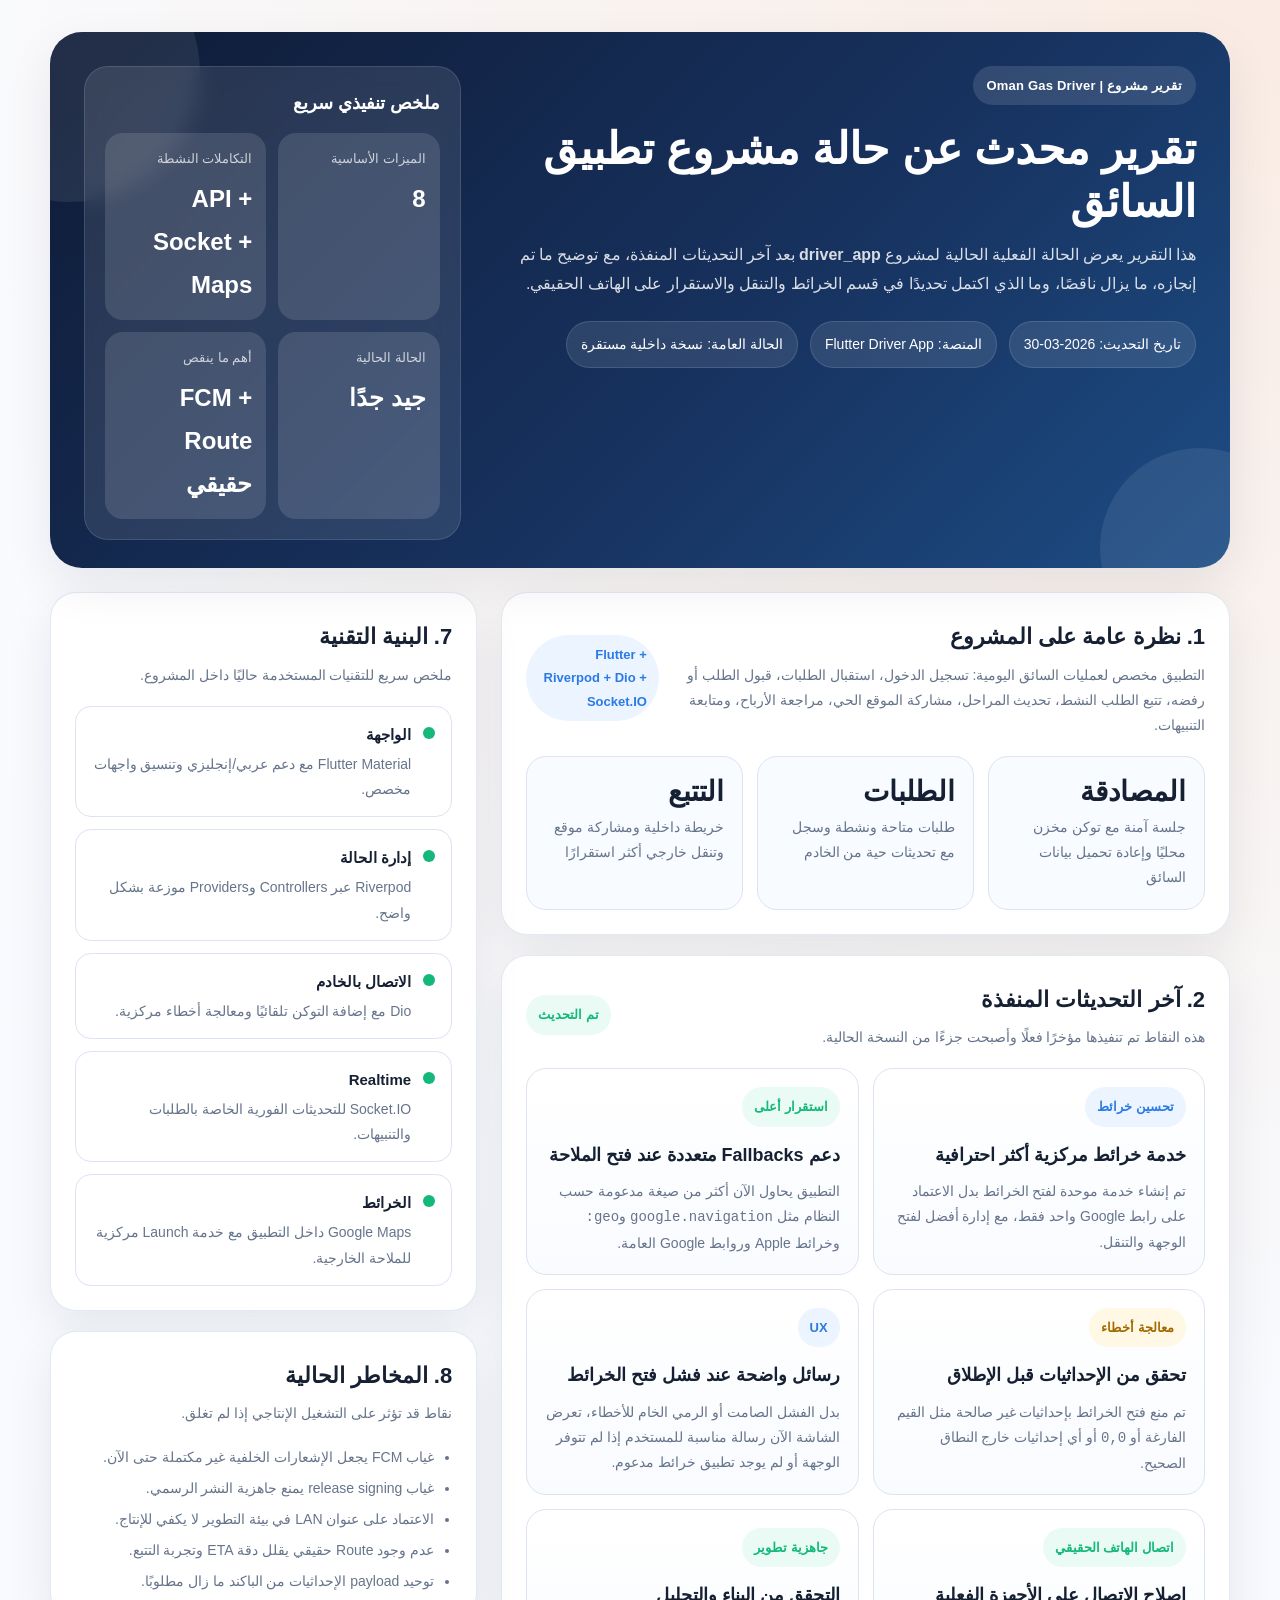
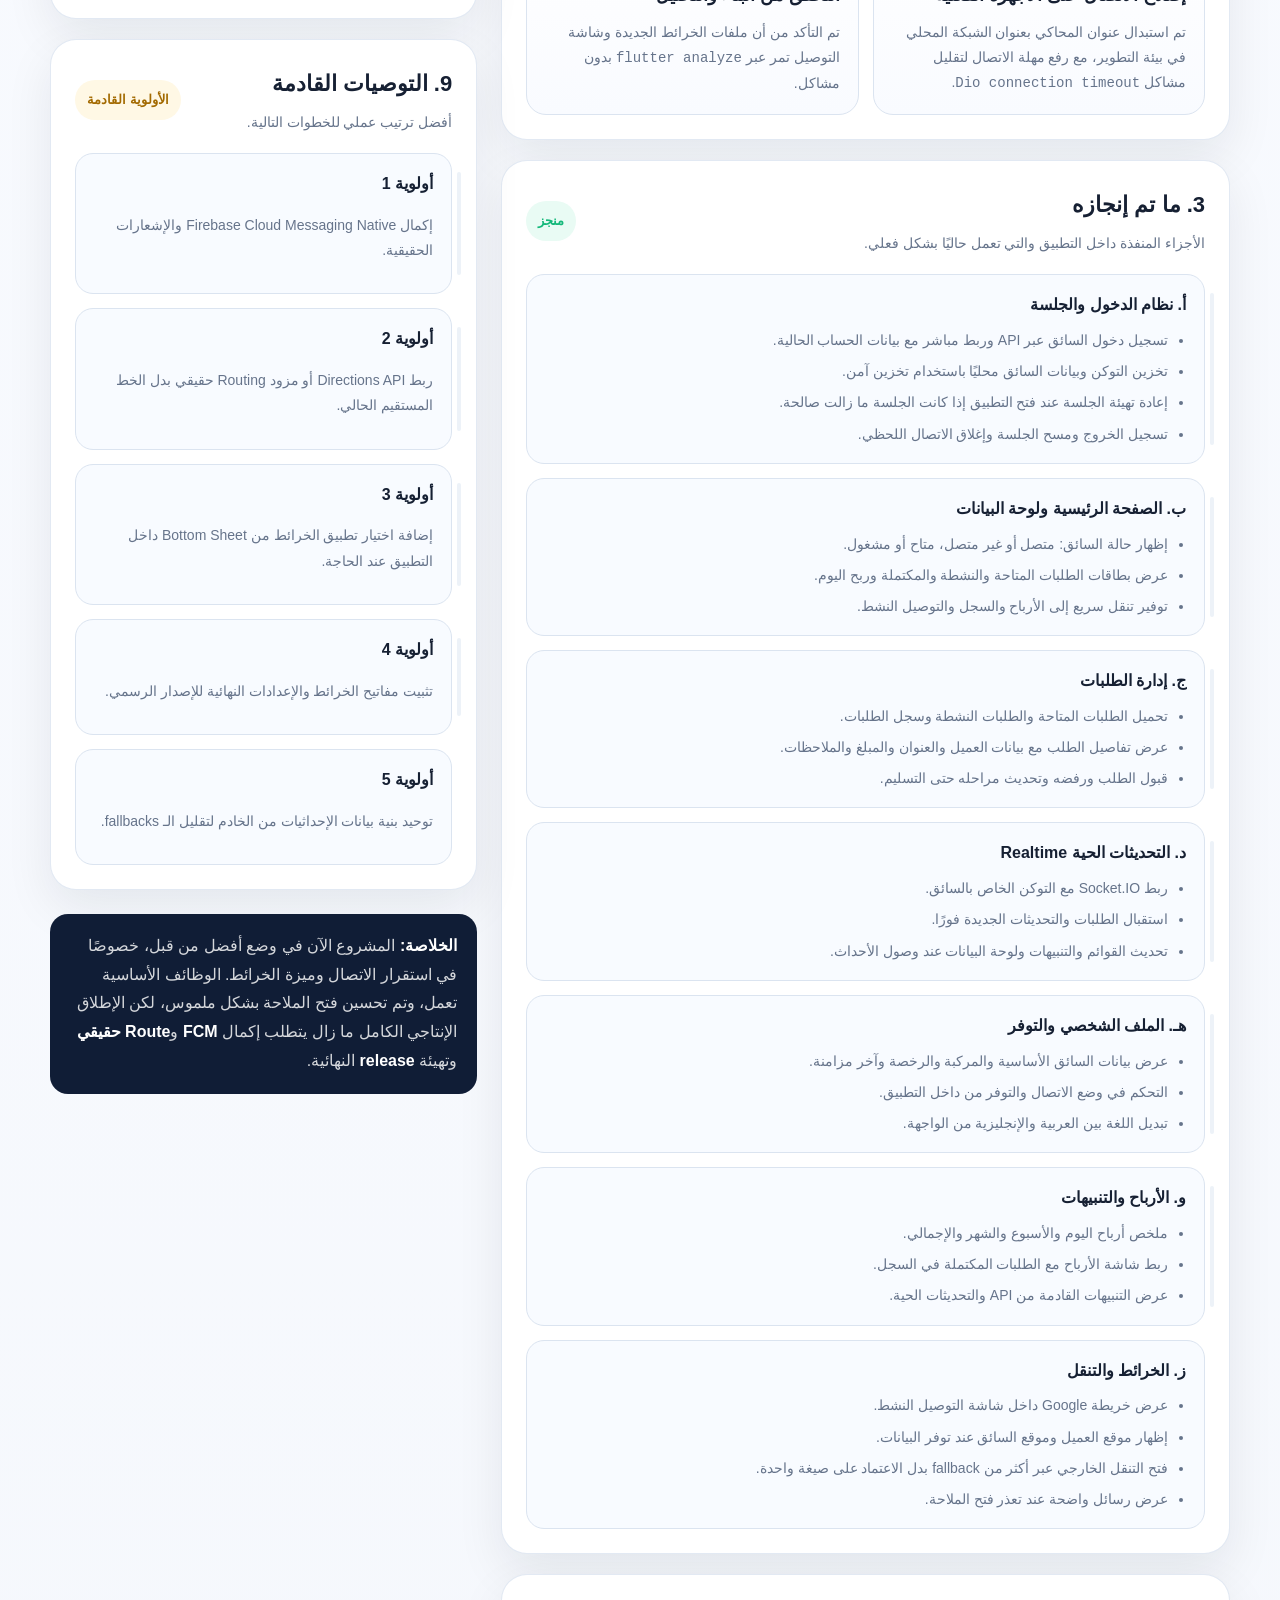
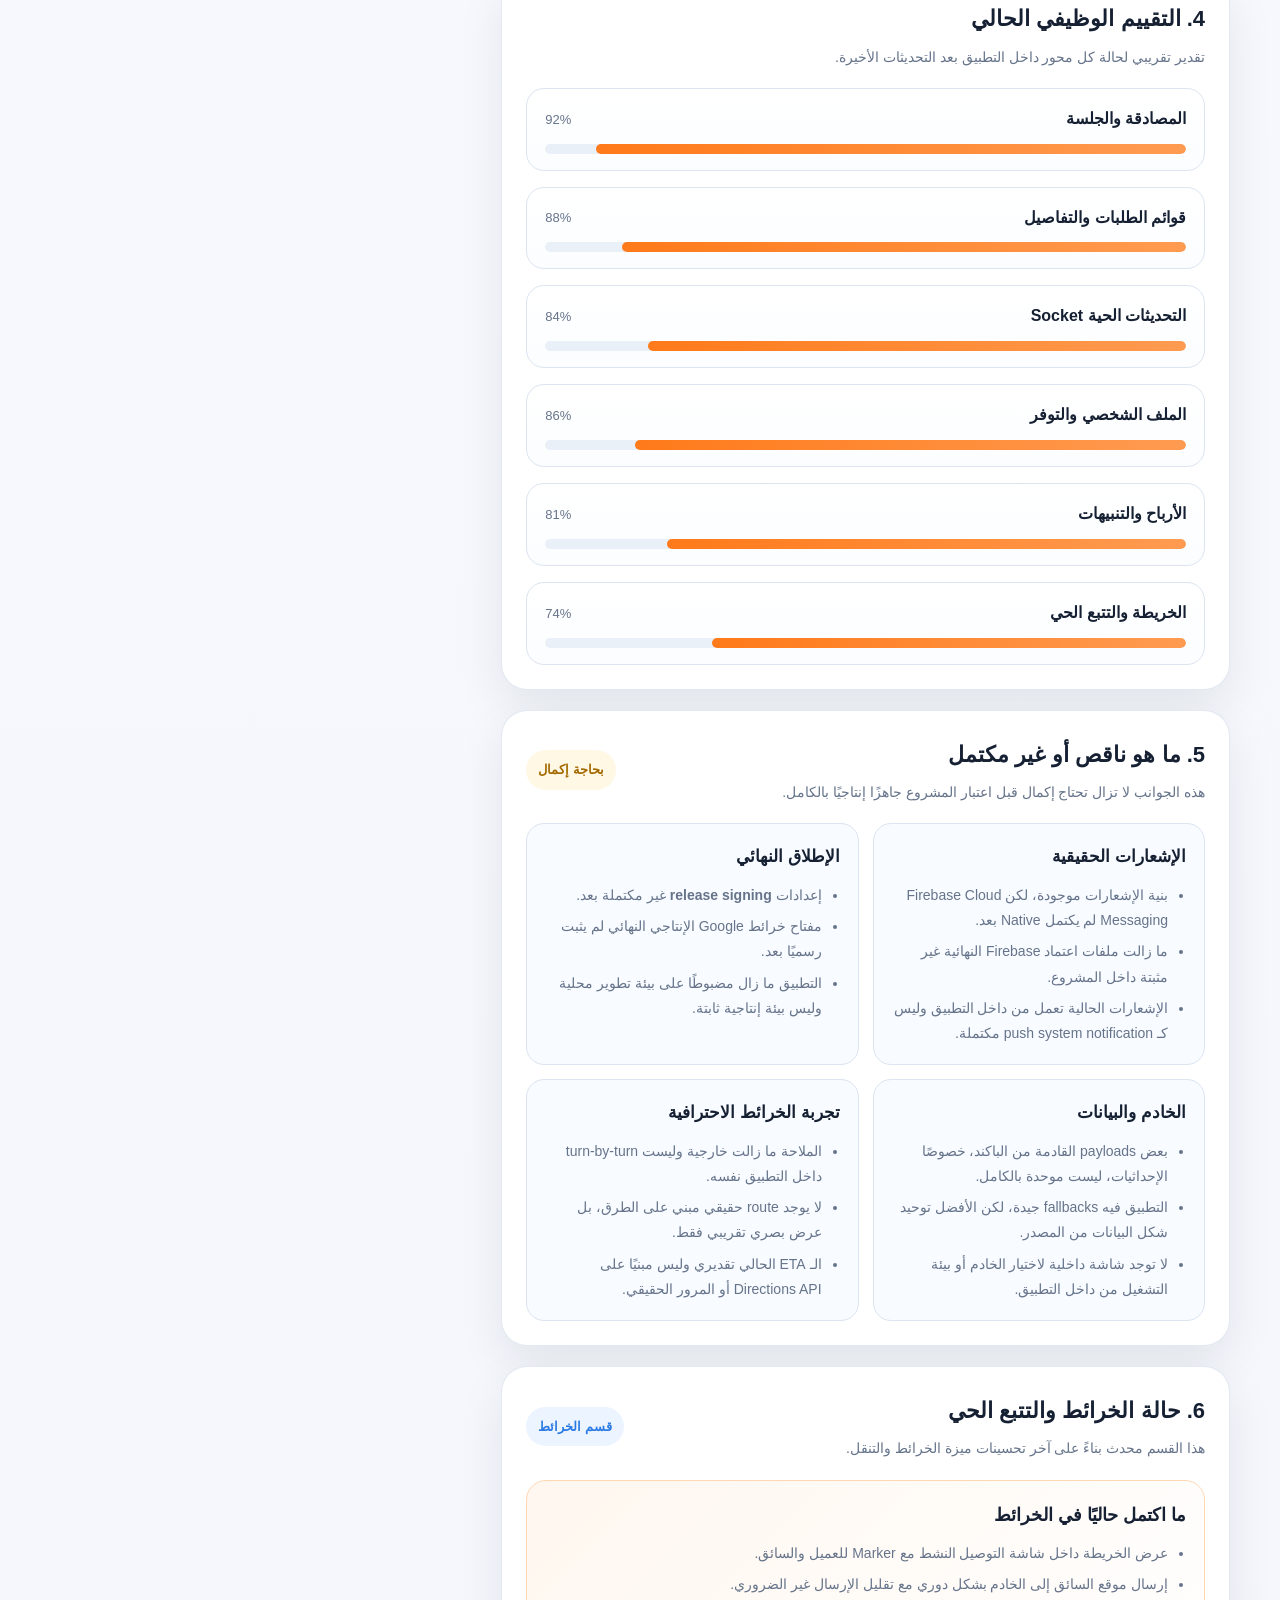
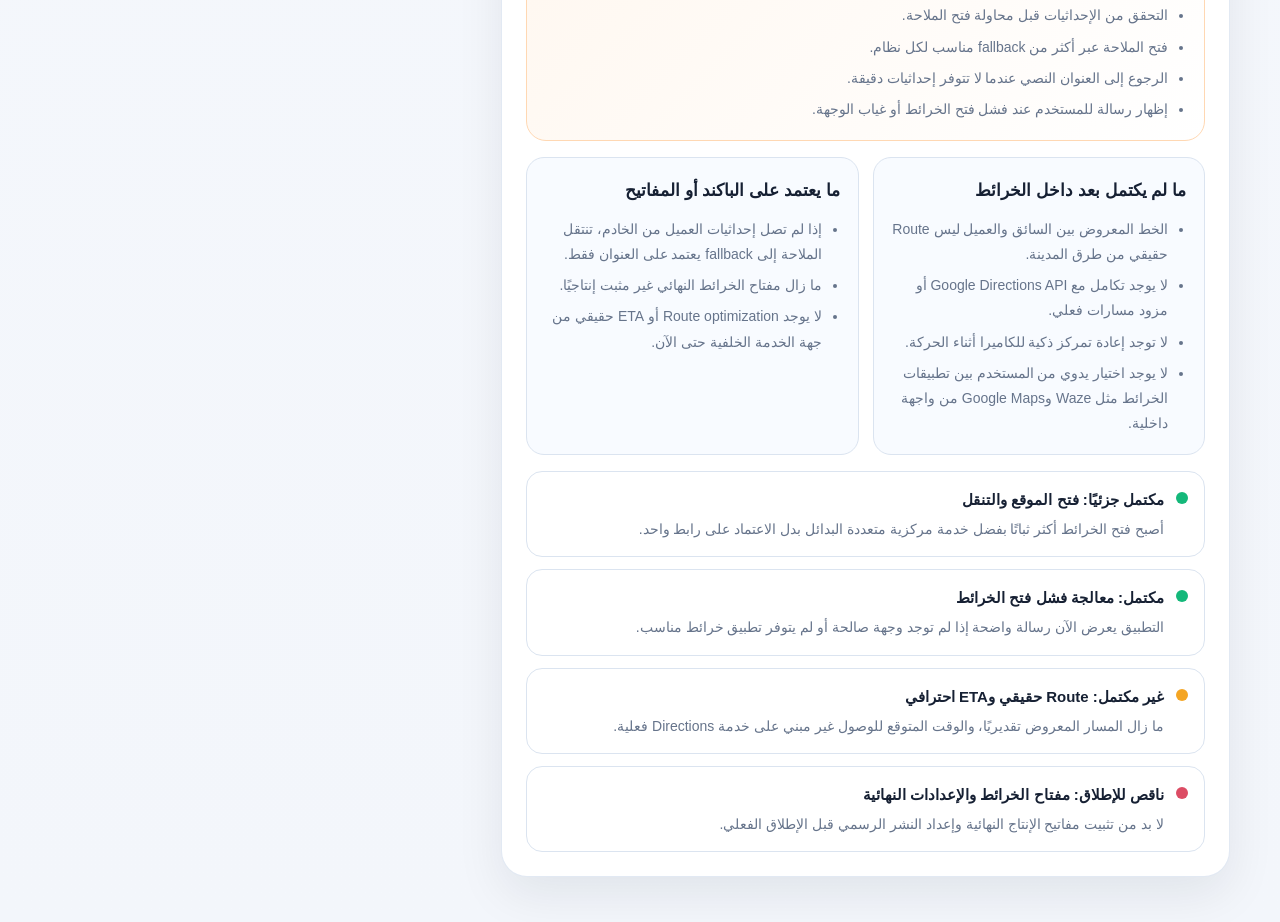
<file: driver_app/docs/project-status-report.html>
<!DOCTYPE html>
<html lang="ar" dir="rtl">
  <head>
    <meta charset="UTF-8" />
    <meta name="viewport" content="width=device-width, initial-scale=1.0" />
    <title>تقرير حالة مشروع Oman Gas Driver</title>
    <link rel="stylesheet" href="./project-status-report.css" />
  </head>
  <body>
    <div class="page-shell">
      <section class="hero">
        <div class="hero-grid">
          <div>
            <span class="eyebrow">تقرير مشروع | Oman Gas Driver</span>
            <h1>تقرير محدث عن حالة مشروع تطبيق السائق</h1>
            <p>
              هذا التقرير يعرض الحالة الفعلية الحالية لمشروع
              <strong>driver_app</strong> بعد آخر التحديثات المنفذة، مع توضيح
              ما تم إنجازه، ما يزال ناقصًا، وما الذي اكتمل تحديدًا في قسم
              الخرائط والتنقل والاستقرار على الهاتف الحقيقي.
            </p>
            <div class="hero-meta">
              <span class="pill">تاريخ التحديث: 2026-03-30</span>
              <span class="pill">المنصة: Flutter Driver App</span>
              <span class="pill">الحالة العامة: نسخة داخلية مستقرة</span>
            </div>
          </div>

          <aside class="snapshot-panel">
            <h2>ملخص تنفيذي سريع</h2>
            <div class="stats-grid">
              <div class="stat-card">
                <span class="label">الميزات الأساسية</span>
                <span class="value">8</span>
              </div>
              <div class="stat-card">
                <span class="label">التكاملات النشطة</span>
                <span class="value">API + Socket + Maps</span>
              </div>
              <div class="stat-card">
                <span class="label">الحالة الحالية</span>
                <span class="value">جيد جدًا</span>
              </div>
              <div class="stat-card">
                <span class="label">أهم ما ينقص</span>
                <span class="value">FCM + Route حقيقي</span>
              </div>
            </div>
          </aside>
        </div>
      </section>

      <div class="main-grid">
        <main>
          <section class="card">
            <div class="section-title">
              <div>
                <h2>1. نظرة عامة على المشروع</h2>
                <p>
                  التطبيق مخصص لعمليات السائق اليومية: تسجيل الدخول، استقبال
                  الطلبات، قبول الطلب أو رفضه، تتبع الطلب النشط، تحديث المراحل،
                  مشاركة الموقع الحي، مراجعة الأرباح، ومتابعة التنبيهات.
                </p>
              </div>
              <span class="badge info">Flutter + Riverpod + Dio + Socket.IO</span>
            </div>

            <div class="summary-grid">
              <div class="summary-box">
                <strong>المصادقة</strong>
                <span>جلسة آمنة مع توكن مخزن محليًا وإعادة تحميل بيانات السائق</span>
              </div>
              <div class="summary-box">
                <strong>الطلبات</strong>
                <span>طلبات متاحة ونشطة وسجل مع تحديثات حية من الخادم</span>
              </div>
              <div class="summary-box">
                <strong>التتبع</strong>
                <span>خريطة داخلية ومشاركة موقع وتنقل خارجي أكثر استقرارًا</span>
              </div>
            </div>
          </section>

          <section class="card">
            <div class="section-title">
              <div>
                <h2>2. آخر التحديثات المنفذة</h2>
                <p>
                  هذه النقاط تم تنفيذها مؤخرًا فعلًا وأصبحت جزءًا من النسخة
                  الحالية.
                </p>
              </div>
              <span class="badge success">تم التحديث</span>
            </div>

            <div class="update-grid">
              <article class="update-card">
                <span class="badge info">تحسين خرائط</span>
                <h3>خدمة خرائط مركزية أكثر احترافية</h3>
                <p>
                  تم إنشاء خدمة موحدة لفتح الخرائط بدل الاعتماد على رابط Google
                  واحد فقط، مع إدارة أفضل لفتح الوجهة والتنقل.
                </p>
              </article>

              <article class="update-card">
                <span class="badge success">استقرار أعلى</span>
                <h3>دعم Fallbacks متعددة عند فتح الملاحة</h3>
                <p>
                  التطبيق يحاول الآن أكثر من صيغة مدعومة حسب النظام مثل
                  <code>google.navigation</code> و<code>geo:</code> وخرائط Apple
                  وروابط Google العامة.
                </p>
              </article>

              <article class="update-card">
                <span class="badge warning">معالجة أخطاء</span>
                <h3>تحقق من الإحداثيات قبل الإطلاق</h3>
                <p>
                  تم منع فتح الخرائط بإحداثيات غير صالحة مثل القيم الفارغة أو
                  <code>0,0</code> أو أي إحداثيات خارج النطاق الصحيح.
                </p>
              </article>

              <article class="update-card">
                <span class="badge info">UX</span>
                <h3>رسائل واضحة عند فشل فتح الخرائط</h3>
                <p>
                  بدل الفشل الصامت أو الرمي الخام للأخطاء، تعرض الشاشة الآن رسالة
                  مناسبة للمستخدم إذا لم تتوفر الوجهة أو لم يوجد تطبيق خرائط
                  مدعوم.
                </p>
              </article>

              <article class="update-card">
                <span class="badge success">اتصال الهاتف الحقيقي</span>
                <h3>إصلاح الاتصال على الأجهزة الفعلية</h3>
                <p>
                  تم استبدال عنوان المحاكي بعنوان الشبكة المحلي في بيئة التطوير،
                  مع رفع مهلة الاتصال لتقليل مشاكل
                  <code>Dio connection timeout</code>.
                </p>
              </article>

              <article class="update-card">
                <span class="badge success">جاهزية تطوير</span>
                <h3>التحقق من البناء والتحليل</h3>
                <p>
                  تم التأكد من أن ملفات الخرائط الجديدة وشاشة التوصيل تمر عبر
                  <code>flutter analyze</code> بدون مشاكل.
                </p>
              </article>
            </div>
          </section>

          <section class="card">
            <div class="section-title">
              <div>
                <h2>3. ما تم إنجازه</h2>
                <p>الأجزاء المنفذة داخل التطبيق والتي تعمل حاليًا بشكل فعلي.</p>
              </div>
              <span class="badge success">منجز</span>
            </div>

            <div class="timeline">
              <article class="timeline-item">
                <h4>أ. نظام الدخول والجلسة</h4>
                <ul>
                  <li>تسجيل دخول السائق عبر API وربط مباشر مع بيانات الحساب الحالية.</li>
                  <li>تخزين التوكن وبيانات السائق محليًا باستخدام تخزين آمن.</li>
                  <li>إعادة تهيئة الجلسة عند فتح التطبيق إذا كانت الجلسة ما زالت صالحة.</li>
                  <li>تسجيل الخروج ومسح الجلسة وإغلاق الاتصال اللحظي.</li>
                </ul>
              </article>

              <article class="timeline-item">
                <h4>ب. الصفحة الرئيسية ولوحة البيانات</h4>
                <ul>
                  <li>إظهار حالة السائق: متصل أو غير متصل، متاح أو مشغول.</li>
                  <li>عرض بطاقات الطلبات المتاحة والنشطة والمكتملة وربح اليوم.</li>
                  <li>توفير تنقل سريع إلى الأرباح والسجل والتوصيل النشط.</li>
                </ul>
              </article>

              <article class="timeline-item">
                <h4>ج. إدارة الطلبات</h4>
                <ul>
                  <li>تحميل الطلبات المتاحة والطلبات النشطة وسجل الطلبات.</li>
                  <li>عرض تفاصيل الطلب مع بيانات العميل والعنوان والمبلغ والملاحظات.</li>
                  <li>قبول الطلب ورفضه وتحديث مراحله حتى التسليم.</li>
                </ul>
              </article>

              <article class="timeline-item">
                <h4>د. التحديثات الحية Realtime</h4>
                <ul>
                  <li>ربط Socket.IO مع التوكن الخاص بالسائق.</li>
                  <li>استقبال الطلبات والتحديثات الجديدة فورًا.</li>
                  <li>تحديث القوائم والتنبيهات ولوحة البيانات عند وصول الأحداث.</li>
                </ul>
              </article>

              <article class="timeline-item">
                <h4>هـ. الملف الشخصي والتوفر</h4>
                <ul>
                  <li>عرض بيانات السائق الأساسية والمركبة والرخصة وآخر مزامنة.</li>
                  <li>التحكم في وضع الاتصال والتوفر من داخل التطبيق.</li>
                  <li>تبديل اللغة بين العربية والإنجليزية من الواجهة.</li>
                </ul>
              </article>

              <article class="timeline-item">
                <h4>و. الأرباح والتنبيهات</h4>
                <ul>
                  <li>ملخص أرباح اليوم والأسبوع والشهر والإجمالي.</li>
                  <li>ربط شاشة الأرباح مع الطلبات المكتملة في السجل.</li>
                  <li>عرض التنبيهات القادمة من API والتحديثات الحية.</li>
                </ul>
              </article>

              <article class="timeline-item">
                <h4>ز. الخرائط والتنقل</h4>
                <ul>
                  <li>عرض خريطة Google داخل شاشة التوصيل النشط.</li>
                  <li>إظهار موقع العميل وموقع السائق عند توفر البيانات.</li>
                  <li>فتح التنقل الخارجي عبر أكثر من fallback بدل الاعتماد على صيغة واحدة.</li>
                  <li>عرض رسائل واضحة عند تعذر فتح الملاحة.</li>
                </ul>
              </article>
            </div>
          </section>

          <section class="card">
            <div class="section-title">
              <div>
                <h2>4. التقييم الوظيفي الحالي</h2>
                <p>تقدير تقريبي لحالة كل محور داخل التطبيق بعد التحديثات الأخيرة.</p>
              </div>
            </div>

            <div class="progress-group">
              <div class="progress-item">
                <div class="progress-header">
                  <strong>المصادقة والجلسة</strong>
                  <span>92%</span>
                </div>
                <div class="progress-track"><div class="progress-bar" style="width: 92%"></div></div>
              </div>

              <div class="progress-item">
                <div class="progress-header">
                  <strong>قوائم الطلبات والتفاصيل</strong>
                  <span>88%</span>
                </div>
                <div class="progress-track"><div class="progress-bar" style="width: 88%"></div></div>
              </div>

              <div class="progress-item">
                <div class="progress-header">
                  <strong>التحديثات الحية Socket</strong>
                  <span>84%</span>
                </div>
                <div class="progress-track"><div class="progress-bar" style="width: 84%"></div></div>
              </div>

              <div class="progress-item">
                <div class="progress-header">
                  <strong>الملف الشخصي والتوفر</strong>
                  <span>86%</span>
                </div>
                <div class="progress-track"><div class="progress-bar" style="width: 86%"></div></div>
              </div>

              <div class="progress-item">
                <div class="progress-header">
                  <strong>الأرباح والتنبيهات</strong>
                  <span>81%</span>
                </div>
                <div class="progress-track"><div class="progress-bar" style="width: 81%"></div></div>
              </div>

              <div class="progress-item">
                <div class="progress-header">
                  <strong>الخريطة والتتبع الحي</strong>
                  <span>74%</span>
                </div>
                <div class="progress-track"><div class="progress-bar" style="width: 74%"></div></div>
              </div>
            </div>
          </section>

          <section class="card">
            <div class="section-title">
              <div>
                <h2>5. ما هو ناقص أو غير مكتمل</h2>
                <p>هذه الجوانب لا تزال تحتاج إكمال قبل اعتبار المشروع جاهزًا إنتاجيًا بالكامل.</p>
              </div>
              <span class="badge warning">بحاجة إكمال</span>
            </div>

            <div class="list-grid">
              <article class="list-card">
                <h4>الإشعارات الحقيقية</h4>
                <ul>
                  <li>بنية الإشعارات موجودة، لكن Firebase Cloud Messaging لم يكتمل Native بعد.</li>
                  <li>ما زالت ملفات اعتماد Firebase النهائية غير مثبتة داخل المشروع.</li>
                  <li>الإشعارات الحالية تعمل من داخل التطبيق وليس كـ push system notification مكتملة.</li>
                </ul>
              </article>

              <article class="list-card">
                <h4>الإطلاق النهائي</h4>
                <ul>
                  <li>إعدادات <strong>release signing</strong> غير مكتملة بعد.</li>
                  <li>مفتاح خرائط Google الإنتاجي النهائي لم يثبت رسميًا بعد.</li>
                  <li>التطبيق ما زال مضبوطًا على بيئة تطوير محلية وليس بيئة إنتاجية ثابتة.</li>
                </ul>
              </article>

              <article class="list-card">
                <h4>الخادم والبيانات</h4>
                <ul>
                  <li>بعض payloads القادمة من الباكند، خصوصًا الإحداثيات، ليست موحدة بالكامل.</li>
                  <li>التطبيق فيه fallbacks جيدة، لكن الأفضل توحيد شكل البيانات من المصدر.</li>
                  <li>لا توجد شاشة داخلية لاختيار الخادم أو بيئة التشغيل من داخل التطبيق.</li>
                </ul>
              </article>

              <article class="list-card">
                <h4>تجربة الخرائط الاحترافية</h4>
                <ul>
                  <li>الملاحة ما زالت خارجية وليست turn-by-turn داخل التطبيق نفسه.</li>
                  <li>لا يوجد route حقيقي مبني على الطرق، بل عرض بصري تقريبي فقط.</li>
                  <li>الـ ETA الحالي تقديري وليس مبنيًا على Directions API أو المرور الحقيقي.</li>
                </ul>
              </article>
            </div>
          </section>

          <section class="card">
            <div class="section-title">
              <div>
                <h2>6. حالة الخرائط والتتبع الحي</h2>
                <p>هذا القسم محدث بناءً على آخر تحسينات ميزة الخرائط والتنقل.</p>
              </div>
              <span class="badge info">قسم الخرائط</span>
            </div>

            <div class="map-status">
              <div class="map-highlight">
                <h4>ما اكتمل حاليًا في الخرائط</h4>
                <ul class="note-list">
                  <li>عرض الخريطة داخل شاشة التوصيل النشط مع Marker للعميل والسائق.</li>
                  <li>إرسال موقع السائق إلى الخادم بشكل دوري مع تقليل الإرسال غير الضروري.</li>
                  <li>التحقق من الإحداثيات قبل محاولة فتح الملاحة.</li>
                  <li>فتح الملاحة عبر أكثر من fallback مناسب لكل نظام.</li>
                  <li>الرجوع إلى العنوان النصي عندما لا تتوفر إحداثيات دقيقة.</li>
                  <li>إظهار رسالة للمستخدم عند فشل فتح الخرائط أو غياب الوجهة.</li>
                </ul>
              </div>

              <div class="map-grid">
                <article class="list-card">
                  <h4>ما لم يكتمل بعد داخل الخرائط</h4>
                  <ul>
                    <li>الخط المعروض بين السائق والعميل ليس Route حقيقي من طرق المدينة.</li>
                    <li>لا يوجد تكامل مع Google Directions API أو مزود مسارات فعلي.</li>
                    <li>لا توجد إعادة تمركز ذكية للكاميرا أثناء الحركة.</li>
                    <li>لا يوجد اختيار يدوي من المستخدم بين تطبيقات الخرائط مثل Waze وGoogle Maps من واجهة داخلية.</li>
                  </ul>
                </article>

                <article class="list-card">
                  <h4>ما يعتمد على الباكند أو المفاتيح</h4>
                  <ul>
                    <li>إذا لم تصل إحداثيات العميل من الخادم، تنتقل الملاحة إلى fallback يعتمد على العنوان فقط.</li>
                    <li>ما زال مفتاح الخرائط النهائي غير مثبت إنتاجيًا.</li>
                    <li>لا يوجد Route optimization أو ETA حقيقي من جهة الخدمة الخلفية حتى الآن.</li>
                  </ul>
                </article>
              </div>

              <div class="status-list">
                <div class="status-row">
                  <span class="status-dot success"></span>
                  <div>
                    <strong>مكتمل جزئيًا: فتح الموقع والتنقل</strong>
                    <p>أصبح فتح الخرائط أكثر ثباتًا بفضل خدمة مركزية متعددة البدائل بدل الاعتماد على رابط واحد.</p>
                  </div>
                </div>

                <div class="status-row">
                  <span class="status-dot success"></span>
                  <div>
                    <strong>مكتمل: معالجة فشل فتح الخرائط</strong>
                    <p>التطبيق يعرض الآن رسالة واضحة إذا لم توجد وجهة صالحة أو لم يتوفر تطبيق خرائط مناسب.</p>
                  </div>
                </div>

                <div class="status-row">
                  <span class="status-dot warning"></span>
                  <div>
                    <strong>غير مكتمل: Route حقيقي وETA احترافي</strong>
                    <p>ما زال المسار المعروض تقديريًا، والوقت المتوقع للوصول غير مبني على خدمة Directions فعلية.</p>
                  </div>
                </div>

                <div class="status-row">
                  <span class="status-dot danger"></span>
                  <div>
                    <strong>ناقص للإطلاق: مفتاح الخرائط والإعدادات النهائية</strong>
                    <p>لا بد من تثبيت مفاتيح الإنتاج النهائية وإعداد النشر الرسمي قبل الإطلاق الفعلي.</p>
                  </div>
                </div>
              </div>
            </div>
          </section>
        </main>

        <aside>
          <section class="card">
            <div class="section-title">
              <div>
                <h3>7. البنية التقنية</h3>
                <p>ملخص سريع للتقنيات المستخدمة حاليًا داخل المشروع.</p>
              </div>
            </div>

            <div class="status-list">
              <div class="status-row">
                <span class="status-dot success"></span>
                <div>
                  <strong>الواجهة</strong>
                  <p>Flutter Material مع دعم عربي/إنجليزي وتنسيق واجهات مخصص.</p>
                </div>
              </div>

              <div class="status-row">
                <span class="status-dot success"></span>
                <div>
                  <strong>إدارة الحالة</strong>
                  <p>Riverpod عبر Controllers وProviders موزعة بشكل واضح.</p>
                </div>
              </div>

              <div class="status-row">
                <span class="status-dot success"></span>
                <div>
                  <strong>الاتصال بالخادم</strong>
                  <p>Dio مع إضافة التوكن تلقائيًا ومعالجة أخطاء مركزية.</p>
                </div>
              </div>

              <div class="status-row">
                <span class="status-dot success"></span>
                <div>
                  <strong>Realtime</strong>
                  <p>Socket.IO للتحديثات الفورية الخاصة بالطلبات والتنبيهات.</p>
                </div>
              </div>

              <div class="status-row">
                <span class="status-dot success"></span>
                <div>
                  <strong>الخرائط</strong>
                  <p>Google Maps داخل التطبيق مع خدمة Launch مركزية للملاحة الخارجية.</p>
                </div>
              </div>
            </div>
          </section>

          <section class="card">
            <div class="section-title">
              <div>
                <h3>8. المخاطر الحالية</h3>
                <p>نقاط قد تؤثر على التشغيل الإنتاجي إذا لم تغلق.</p>
              </div>
            </div>

            <ul class="note-list">
              <li>غياب FCM يجعل الإشعارات الخلفية غير مكتملة حتى الآن.</li>
              <li>غياب release signing يمنع جاهزية النشر الرسمي.</li>
              <li>الاعتماد على عنوان LAN في بيئة التطوير لا يكفي للإنتاج.</li>
              <li>عدم وجود Route حقيقي يقلل دقة ETA وتجربة التتبع.</li>
              <li>توحيد payload الإحداثيات من الباكند ما زال مطلوبًا.</li>
            </ul>
          </section>

          <section class="card">
            <div class="section-title">
              <div>
                <h3>9. التوصيات القادمة</h3>
                <p>أفضل ترتيب عملي للخطوات التالية.</p>
              </div>
              <span class="badge warning">الأولوية القادمة</span>
            </div>

            <div class="timeline">
              <article class="timeline-item">
                <h4>أولوية 1</h4>
                <p>إكمال Firebase Cloud Messaging Native والإشعارات الحقيقية.</p>
              </article>

              <article class="timeline-item">
                <h4>أولوية 2</h4>
                <p>ربط Directions API أو مزود Routing حقيقي بدل الخط المستقيم الحالي.</p>
              </article>

              <article class="timeline-item">
                <h4>أولوية 3</h4>
                <p>إضافة اختيار تطبيق الخرائط من Bottom Sheet داخل التطبيق عند الحاجة.</p>
              </article>

              <article class="timeline-item">
                <h4>أولوية 4</h4>
                <p>تثبيت مفاتيح الخرائط والإعدادات النهائية للإصدار الرسمي.</p>
              </article>

              <article class="timeline-item">
                <h4>أولوية 5</h4>
                <p>توحيد بنية بيانات الإحداثيات من الخادم لتقليل الـ fallbacks.</p>
              </article>
            </div>
          </section>

          <section class="footer-note">
            <strong>الخلاصة:</strong>
            المشروع الآن في وضع أفضل من قبل، خصوصًا في استقرار الاتصال وميزة
            الخرائط. الوظائف الأساسية تعمل، وتم تحسين فتح الملاحة بشكل ملموس،
            لكن الإطلاق الإنتاجي الكامل ما زال يتطلب إكمال
            <strong>FCM</strong> و<strong>Route حقيقي</strong> وتهيئة
            <strong>release</strong> النهائية.
          </section>
        </aside>
      </div>
    </div>
  </body>
</html>
</file>
<file: driver_app/docs/project-status-report.css>
:root {
  --bg: #f3f6fb;
  --surface: #ffffff;
  --surface-soft: #f8fbff;
  --text: #162033;
  --muted: #66748b;
  --border: #dbe4f0;
  --primary: #ff7a1a;
  --primary-soft: #fff0e3;
  --success: #14b87a;
  --success-soft: #e9fbf4;
  --warning: #f4a524;
  --warning-soft: #fff8e5;
  --danger: #dc4c64;
  --danger-soft: #feeff2;
  --info: #2c7be5;
  --info-soft: #ecf4ff;
  --shadow: 0 18px 48px rgba(15, 23, 42, 0.08);
  --radius-xl: 26px;
  --radius-lg: 18px;
  --radius-md: 14px;
}

* {
  box-sizing: border-box;
}

html {
  scroll-behavior: smooth;
}

body {
  margin: 0;
  font-family: "Segoe UI", Tahoma, Arial, sans-serif;
  background:
    radial-gradient(circle at top right, rgba(255, 122, 26, 0.12), transparent 24%),
    linear-gradient(180deg, #f9fbff 0%, var(--bg) 100%);
  color: var(--text);
  line-height: 1.8;
}

a {
  color: inherit;
}

.page-shell {
  width: min(1180px, calc(100% - 32px));
  margin: 0 auto;
  padding: 32px 0 48px;
}

.hero {
  position: relative;
  overflow: hidden;
  background: linear-gradient(135deg, #0f1b36 0%, #17325f 58%, #1d4d85 100%);
  color: #fff;
  border-radius: 32px;
  box-shadow: var(--shadow);
  padding: 34px 34px 28px;
}

.hero::before,
.hero::after {
  content: "";
  position: absolute;
  border-radius: 50%;
  background: rgba(255, 255, 255, 0.08);
}

.hero::before {
  width: 260px;
  height: 260px;
  top: -90px;
  left: -110px;
}

.hero::after {
  width: 200px;
  height: 200px;
  bottom: -80px;
  right: -70px;
}

.hero-grid {
  position: relative;
  z-index: 1;
  display: grid;
  grid-template-columns: minmax(0, 1.7fr) minmax(290px, 0.9fr);
  gap: 24px;
  align-items: start;
}

.eyebrow {
  display: inline-flex;
  align-items: center;
  gap: 10px;
  padding: 8px 14px;
  border-radius: 999px;
  background: rgba(255, 255, 255, 0.12);
  font-size: 13px;
  font-weight: 700;
  letter-spacing: 0.2px;
}

.hero h1 {
  margin: 18px 0 12px;
  font-size: clamp(30px, 4vw, 44px);
  line-height: 1.2;
}

.hero p {
  margin: 0;
  max-width: 760px;
  color: rgba(255, 255, 255, 0.84);
  font-size: 16px;
}

.hero-meta {
  display: flex;
  flex-wrap: wrap;
  gap: 12px;
  margin-top: 22px;
}

.pill {
  padding: 10px 14px;
  border-radius: 999px;
  background: rgba(255, 255, 255, 0.1);
  border: 1px solid rgba(255, 255, 255, 0.12);
  font-size: 14px;
  color: #fff;
}

.snapshot-panel {
  background: rgba(255, 255, 255, 0.1);
  border: 1px solid rgba(255, 255, 255, 0.12);
  border-radius: 24px;
  padding: 20px;
  backdrop-filter: blur(10px);
}

.snapshot-panel h2 {
  margin: 0 0 14px;
  font-size: 18px;
}

.stats-grid {
  display: grid;
  grid-template-columns: repeat(2, minmax(0, 1fr));
  gap: 12px;
}

.stat-card {
  background: rgba(255, 255, 255, 0.12);
  border-radius: 18px;
  padding: 14px;
}

.stat-card .label {
  display: block;
  color: rgba(255, 255, 255, 0.74);
  font-size: 13px;
}

.stat-card .value {
  display: block;
  margin-top: 6px;
  font-size: 24px;
  font-weight: 800;
}

.main-grid {
  display: grid;
  grid-template-columns: minmax(0, 1.45fr) minmax(300px, 0.85fr);
  gap: 24px;
  margin-top: 24px;
}

.card {
  background: var(--surface);
  border: 1px solid rgba(219, 228, 240, 0.8);
  border-radius: var(--radius-xl);
  box-shadow: var(--shadow);
  padding: 24px;
}

.card + .card {
  margin-top: 20px;
}

.section-title {
  display: flex;
  align-items: center;
  justify-content: space-between;
  gap: 12px;
  margin-bottom: 18px;
}

.section-title h2,
.section-title h3 {
  margin: 0;
  font-size: 22px;
}

.section-title p {
  margin: 6px 0 0;
  color: var(--muted);
  font-size: 14px;
}

.badge {
  display: inline-flex;
  align-items: center;
  gap: 8px;
  padding: 8px 12px;
  border-radius: 999px;
  font-size: 13px;
  font-weight: 700;
}

.badge.success {
  background: var(--success-soft);
  color: var(--success);
}

.badge.warning {
  background: var(--warning-soft);
  color: #a36a00;
}

.badge.info {
  background: var(--info-soft);
  color: var(--info);
}

.badge.danger {
  background: var(--danger-soft);
  color: var(--danger);
}

.summary-grid {
  display: grid;
  grid-template-columns: repeat(3, minmax(0, 1fr));
  gap: 14px;
}

.update-grid {
  display: grid;
  grid-template-columns: repeat(2, minmax(0, 1fr));
  gap: 14px;
}

.update-card {
  padding: 18px;
  border-radius: 20px;
  border: 1px solid var(--border);
  background: linear-gradient(180deg, #ffffff, #f9fbff);
}

.update-card h3 {
  margin: 12px 0 8px;
  font-size: 18px;
}

.update-card p {
  margin: 0;
  color: var(--muted);
  font-size: 14px;
}

.summary-box {
  padding: 18px;
  border-radius: 20px;
  background: var(--surface-soft);
  border: 1px solid var(--border);
}

.summary-box strong {
  display: block;
  font-size: 28px;
  line-height: 1.2;
}

.summary-box span {
  display: block;
  margin-top: 6px;
  color: var(--muted);
  font-size: 14px;
}

.progress-group {
  display: grid;
  gap: 16px;
}

.progress-item {
  padding: 16px 18px;
  border: 1px solid var(--border);
  border-radius: 18px;
  background: linear-gradient(180deg, #fff, #fbfdff);
}

.progress-header {
  display: flex;
  align-items: center;
  justify-content: space-between;
  gap: 12px;
  margin-bottom: 10px;
}

.progress-header strong {
  font-size: 16px;
}

.progress-header span {
  color: var(--muted);
  font-size: 13px;
}

.progress-track {
  width: 100%;
  height: 10px;
  border-radius: 999px;
  background: #eaf0f7;
  overflow: hidden;
}

.progress-bar {
  height: 100%;
  border-radius: inherit;
  background: linear-gradient(90deg, var(--primary), #ff9b51);
}

.timeline {
  display: grid;
  gap: 14px;
}

.timeline-item {
  position: relative;
  padding: 16px 18px 16px 16px;
  background: var(--surface-soft);
  border: 1px solid var(--border);
  border-radius: 18px;
}

.timeline-item::before {
  content: "";
  position: absolute;
  top: 18px;
  right: -10px;
  width: 4px;
  height: calc(100% - 36px);
  border-radius: 999px;
  background: #edf2f8;
}

.timeline-item:last-child::before {
  display: none;
}

.timeline-item h4 {
  margin: 0 0 8px;
  font-size: 16px;
}

.timeline-item p,
.timeline-item li,
.list-card li,
.note-list li {
  color: var(--muted);
  font-size: 14px;
}

.timeline-item ul,
.list-card ul,
.note-list {
  margin: 0;
  padding-right: 18px;
}

.timeline-item li + li,
.list-card li + li,
.note-list li + li {
  margin-top: 6px;
}

.list-grid {
  display: grid;
  grid-template-columns: repeat(2, minmax(0, 1fr));
  gap: 14px;
}

.list-card {
  padding: 18px;
  border-radius: 18px;
  border: 1px solid var(--border);
  background: var(--surface-soft);
}

.list-card h4 {
  margin: 0 0 10px;
  font-size: 17px;
}

.map-status {
  display: grid;
  gap: 16px;
}

.map-highlight {
  padding: 18px;
  border-radius: 20px;
  background: linear-gradient(135deg, #fff7ef 0%, #ffffff 100%);
  border: 1px solid #ffd8b3;
}

.map-highlight h4 {
  margin: 0 0 10px;
  font-size: 18px;
}

.map-grid {
  display: grid;
  grid-template-columns: repeat(2, minmax(0, 1fr));
  gap: 14px;
}

.status-list {
  display: grid;
  gap: 12px;
}

.status-row {
  display: flex;
  align-items: flex-start;
  gap: 12px;
  padding: 14px 16px;
  border-radius: 16px;
  border: 1px solid var(--border);
  background: #fff;
}

.status-dot {
  width: 12px;
  height: 12px;
  margin-top: 6px;
  border-radius: 50%;
  flex: 0 0 12px;
}

.status-dot.success {
  background: var(--success);
}

.status-dot.warning {
  background: var(--warning);
}

.status-dot.danger {
  background: var(--danger);
}

.status-row strong {
  display: block;
  margin-bottom: 4px;
  font-size: 15px;
}

.status-row p {
  margin: 0;
  color: var(--muted);
  font-size: 14px;
}

.footer-note {
  margin-top: 24px;
  padding: 18px 20px;
  border-radius: 18px;
  background: #101d36;
  color: rgba(255, 255, 255, 0.82);
}

.footer-note strong {
  color: #fff;
}

@media (max-width: 980px) {
  .hero-grid,
  .main-grid,
  .summary-grid,
  .update-grid,
  .list-grid,
  .map-grid {
    grid-template-columns: 1fr;
  }

  .page-shell {
    width: min(100% - 22px, 1180px);
    padding-top: 18px;
  }

  .hero,
  .card {
    padding: 20px;
  }

  .stats-grid {
    grid-template-columns: 1fr 1fr;
  }
}

@media (max-width: 640px) {
  .hero h1 {
    font-size: 28px;
  }

  .stats-grid,
  .summary-grid,
  .update-grid {
    grid-template-columns: 1fr;
  }

  .progress-header,
  .section-title {
    flex-direction: column;
    align-items: flex-start;
  }
}
</file>
